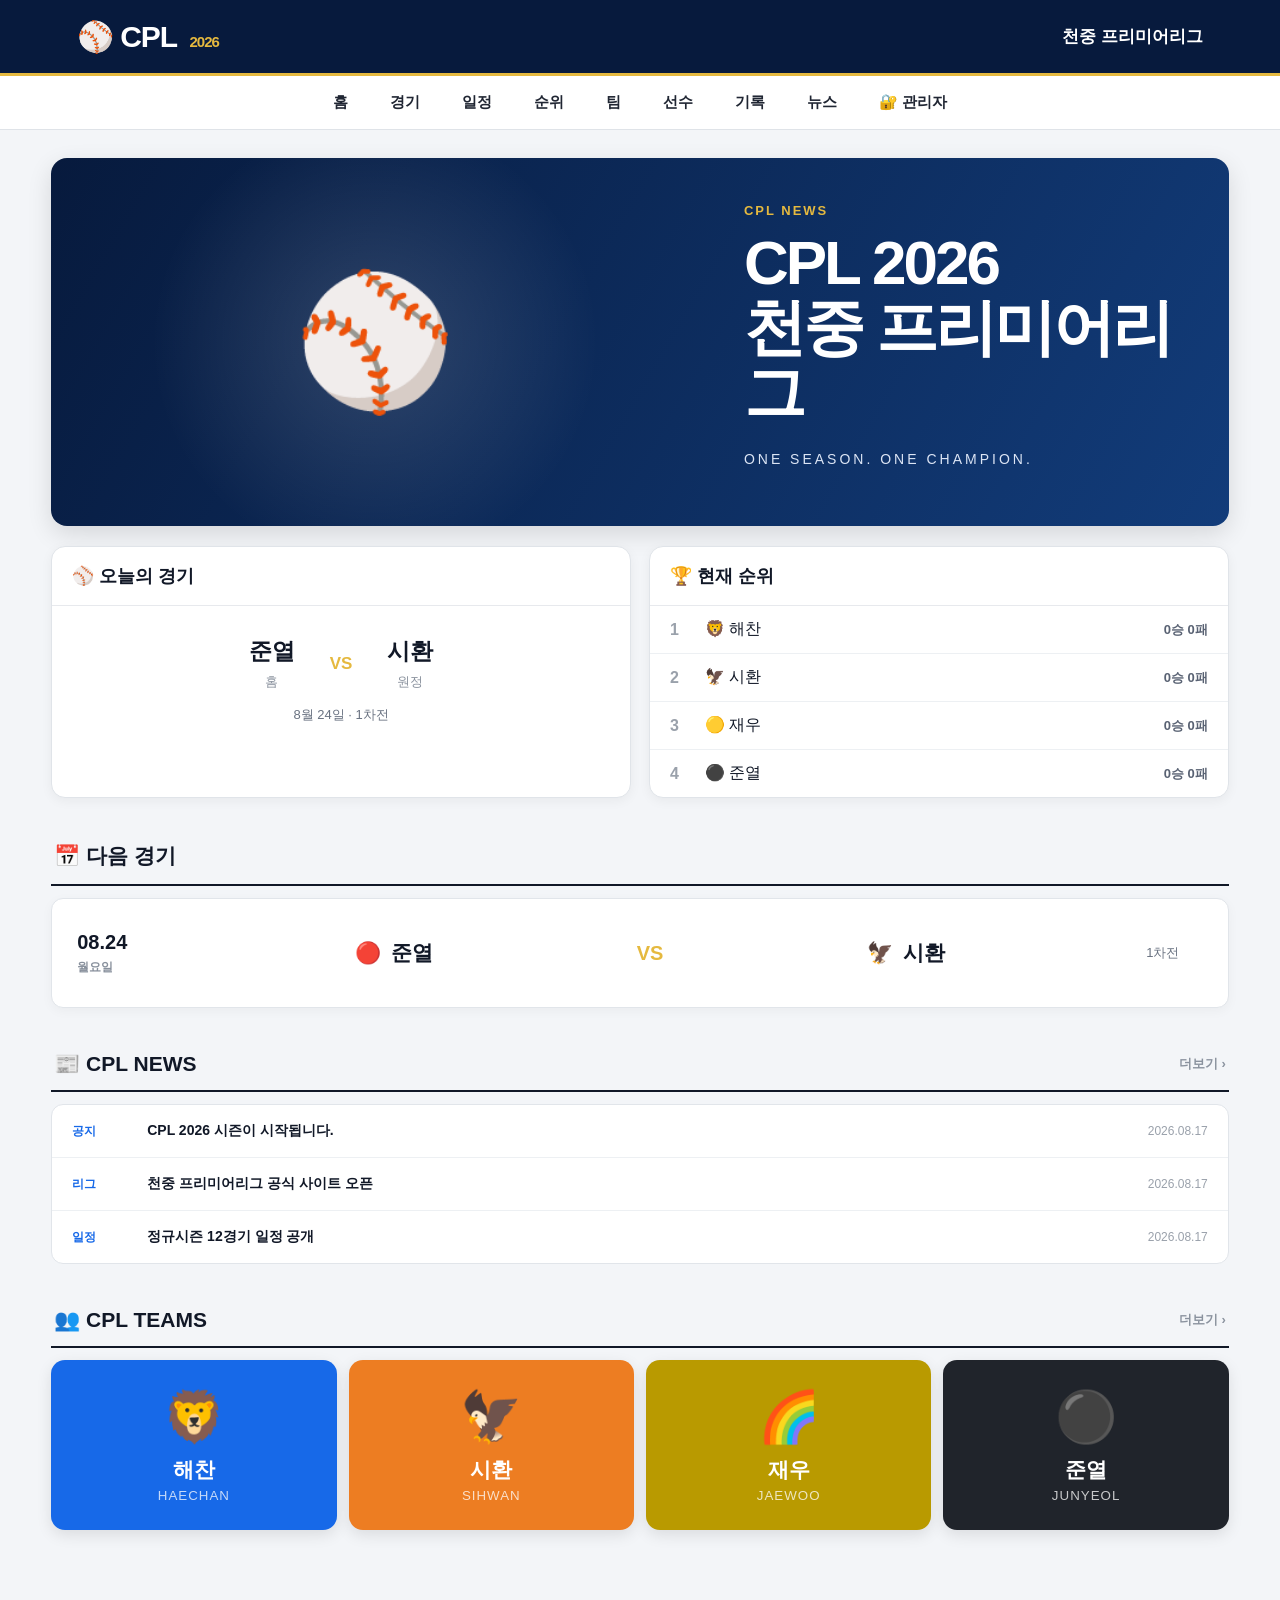
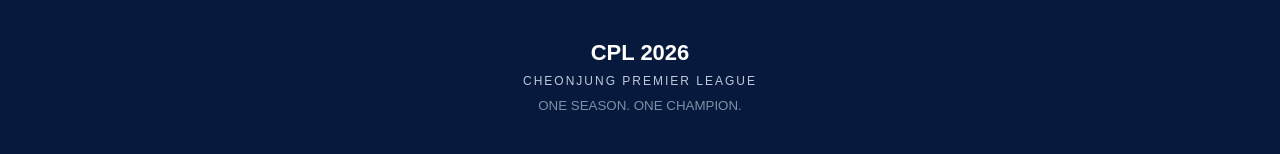
<file: index.html>
<!DOCTYPE html>
<html lang="ko">
<head>
    <meta charset="UTF-8">
    <meta name="viewport" content="width=device-width, initial-scale=1.0">
    <title>CPL 2026 | 천중 프리미어리그</title>
    <link rel="stylesheet" href="style.css">
</head>

<body>

<header class="top-header">

    <div class="logo">
        ⚾ <strong>CPL</strong>
        <span>2026</span>
    </div>

    <div class="league-title">
        천중 프리미어리그
    </div>

</header>


<nav class="main-nav">

    <a href="#home">홈</a>
    <a href="#games">경기</a>
    <a href="#schedule">일정</a>
    <a href="#standings">순위</a>
    <a href="#teams">팀</a>
    <a href="#players">선수</a>
    <a href="#records">기록</a>
    <a href="#news">뉴스</a>
    <a href="admin.html">🔐 관리자</a>

</nav>


<main id="home">

    <!-- 메인 뉴스 -->

    <section class="main-news">

        <div class="news-image">
            ⚾
        </div>

        <div class="news-text">

            <span class="category">
                CPL NEWS
            </span>

            <h1>
                CPL 2026<br>
                천중 프리미어리그
            </h1>

            <p>
                ONE SEASON. ONE CHAMPION.
            </p>

        </div>

    </section>


    <!-- 오늘의 경기 + 순위 -->

    <section class="dashboard">

        <div class="box">

            <div class="box-title">
                ⚾ 오늘의 경기
            </div>

            <div class="match">

                <div>
                    <strong>준열</strong>
                    <small>홈</small>
                </div>

                <div class="vs">
                    VS
                </div>

                <div>
                    <strong>시환</strong>
                    <small>원정</small>
                </div>

            </div>

            <div class="match-date">
                8월 24일 · 1차전
            </div>

        </div>


        <div class="box">

            <div class="box-title">
                🏆 현재 순위
            </div>

            <div class="ranking">

                <div>
                    <b>1</b>
                    <span>🦁 해찬</span>
                    <strong>0승 0패</strong>
                </div>

                <div>
                    <b>2</b>
                    <span>🦅 시환</span>
                    <strong>0승 0패</strong>
                </div>

                <div>
                    <b>3</b>
                    <span>🟡 재우</span>
                    <strong>0승 0패</strong>
                </div>

                <div>
                    <b>4</b>
                    <span>⚫ 준열</span>
                    <strong>0승 0패</strong>
                </div>

            </div>

        </div>

    </section>


    <!-- 다음 경기 -->

    <section class="next-game">

        <div class="section-title">
            📅 다음 경기
        </div>

        <div class="next-match">

            <div class="date">
                08.24
                <small>월요일</small>
            </div>

            <div class="team">
                🔴
                <strong>준열</strong>
            </div>

            <div class="big-vs">
                VS
            </div>

            <div class="team">
                🦅
                <strong>시환</strong>
            </div>

            <div class="game-number">
                1차전
            </div>

        </div>

    </section>


    <!-- 뉴스 -->

    <section class="news-section">

        <div class="section-title">
            📰 CPL NEWS
            <a href="#news">더보기 ›</a>
        </div>

        <div class="news-list">

            <article>
                <span>공지</span>
                <strong>CPL 2026 시즌이 시작됩니다.</strong>
                <time>2026.08.17</time>
            </article>

            <article>
                <span>리그</span>
                <strong>천중 프리미어리그 공식 사이트 오픈</strong>
                <time>2026.08.17</time>
            </article>

            <article>
                <span>일정</span>
                <strong>정규시즌 12경기 일정 공개</strong>
                <time>2026.08.17</time>
            </article>

        </div>

    </section>


    <!-- 팀 -->

    <section class="teams-section">

        <div class="section-title">
            👥 CPL TEAMS
            <a href="#teams">더보기 ›</a>
        </div>

        <div class="teams">

            <div class="team-card blue">
                <div class="team-logo">🦁</div>
                <strong>해찬</strong>
                <small>HAECHAN</small>
            </div>

            <div class="team-card orange">
                <div class="team-logo">🦅</div>
                <strong>시환</strong>
                <small>SIHWAN</small>
            </div>

            <div class="team-card yellow">
                <div class="team-logo">🌈</div>
                <strong>재우</strong>
                <small>JAEWOO</small>
            </div>

            <div class="team-card black">
                <div class="team-logo">⚫</div>
                <strong>준열</strong>
                <small>JUNYEOL</small>
            </div>

        </div>

    </section>

</main>


<footer>

    <strong>CPL 2026</strong>

    <p>
        CHEONJUNG PREMIER LEAGUE
    </p>

    <small>
        ONE SEASON. ONE CHAMPION.
    </small>

</footer>


<script src="data.js"></script>
<script src="app.js"></script>

</body>
</html>
</file>
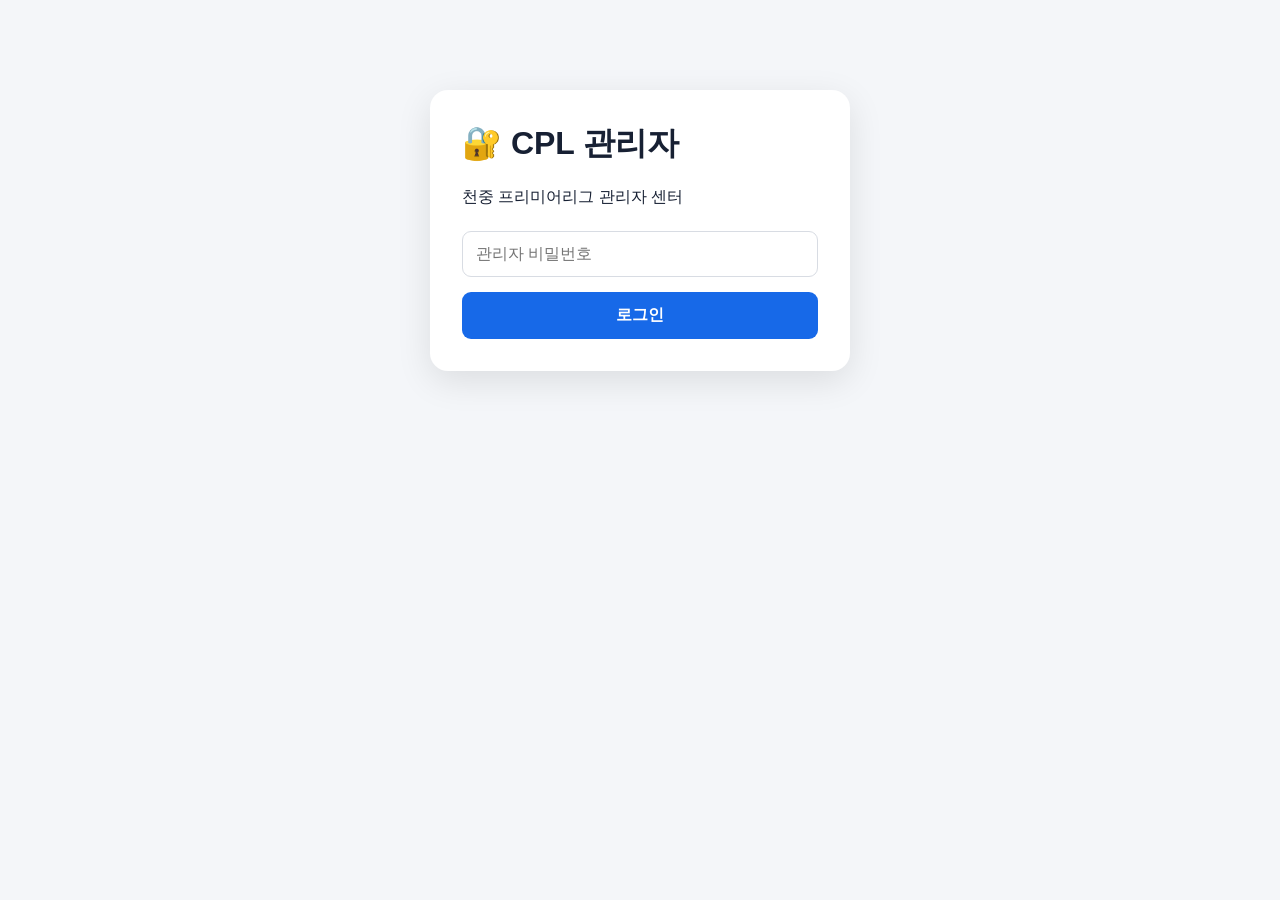
<file: admin.html>
<!DOCTYPE html>
<html lang="ko">
<head>
    <meta charset="UTF-8">
    <meta name="viewport" content="width=device-width, initial-scale=1.0">

    <title>CPL 관리자 센터</title>

    <link rel="stylesheet" href="style.css">

    <style>
        * {
            box-sizing: border-box;
        }

        body {
            margin: 0;
            background: #f4f6f9;
            color: #172033;
            font-family: Arial, sans-serif;
        }

        button,
        input,
        select,
        textarea {
            font: inherit;
        }

        /* =========================
           로그인
        ========================= */

        #login-screen {
            max-width: 420px;
            margin: 90px auto;
            padding: 32px;
            background: #fff;
            border-radius: 18px;
            box-shadow: 0 10px 35px rgba(0,0,0,.10);
        }

        #login-screen h1 {
            margin-top: 0;
        }

        .input {
            width: 100%;
            padding: 13px;
            margin: 7px 0 15px;
            border: 1px solid #d8dce3;
            border-radius: 9px;
            outline: none;
        }

        .input:focus {
            border-color: #1769e8;
        }

        .primary-btn {
            width: 100%;
            padding: 13px;
            border: 0;
            border-radius: 9px;
            background: #1769e8;
            color: white;
            font-weight: bold;
            cursor: pointer;
        }

        .primary-btn:hover {
            opacity: .9;
        }

        #login-error {
            display: none;
            color: #d32f2f;
            margin-top: 12px;
        }

        /* =========================
           관리자
        ========================= */

        #admin-panel {
            display: none;
        }

        .admin-wrap {
            max-width: 1150px;
            margin: 0 auto;
            padding: 25px;
        }

        .admin-header {
            display: flex;
            justify-content: space-between;
            align-items: center;
            gap: 20px;
            margin-bottom: 25px;
        }

        .admin-header h1 {
            margin-bottom: 5px;
        }

        .logout-btn {
            border: 0;
            background: #c62828;
            color: white;
            padding: 11px 18px;
            border-radius: 9px;
            font-weight: bold;
            cursor: pointer;
        }

        /* =========================
           메뉴
        ========================= */

        .menu-grid {
            display: grid;
            grid-template-columns: repeat(2, 1fr);
            gap: 16px;
        }

        .menu-card {
            background: white;
            border: 1px solid #e1e5eb;
            border-radius: 15px;
            padding: 22px;
        }

        .menu-card h2 {
            margin-top: 0;
        }

        .menu-card p {
            color: #667085;
            min-height: 42px;
        }

        .menu-btn {
            width: 100%;
            border: 0;
            border-radius: 9px;
            padding: 12px;
            background: #1769e8;
            color: white;
            font-weight: bold;
            cursor: pointer;
        }

        /* =========================
           관리 영역
        ========================= */

        .manager {
            display: none;
            margin-top: 25px;
            background: white;
            border-radius: 15px;
            padding: 25px;
            border: 1px solid #e1e5eb;
        }

        .manager.active {
            display: block;
        }

        .manager h2 {
            margin-top: 0;
        }

        .manager-top {
            display: flex;
            justify-content: space-between;
            align-items: center;
            gap: 15px;
            margin-bottom: 20px;
        }

        .secondary-btn {
            border: 0;
            border-radius: 8px;
            padding: 10px 15px;
            background: #e9edf3;
            cursor: pointer;
            font-weight: bold;
        }

        .save-btn {
            border: 0;
            border-radius: 8px;
            padding: 12px 18px;
            background: #1769e8;
            color: white;
            font-weight: bold;
            cursor: pointer;
        }

        .danger-btn {
            border: 0;
            border-radius: 8px;
            padding: 9px 12px;
            background: #d32f2f;
            color: white;
            cursor: pointer;
        }

        .form-grid {
            display: grid;
            grid-template-columns: repeat(2, 1fr);
            gap: 15px;
        }

        .field {
            margin-bottom: 12px;
        }

        .field label {
            display: block;
            font-weight: bold;
            margin-bottom: 5px;
        }

        textarea.input {
            min-height: 110px;
            resize: vertical;
        }

        .table-wrap {
            overflow-x: auto;
        }

        table {
            width: 100%;
            border-collapse: collapse;
            min-width: 650px;
        }

        th,
        td {
            padding: 11px;
            border-bottom: 1px solid #e6e8ec;
            text-align: center;
        }

        th {
            background: #f7f8fa;
        }

        .small-input {
            width: 100%;
            min-width: 90px;
            padding: 8px;
            border: 1px solid #d8dce3;
            border-radius: 7px;
        }

        .status {
            display: inline-block;
            padding: 5px 9px;
            border-radius: 20px;
            background: #eef3ff;
            color: #1769e8;
            font-size: 13px;
            font-weight: bold;
        }

        .notice {
            margin-top: 25px;
            padding: 15px;
            background: #fff8e1;
            border-radius: 10px;
            color: #795548;
        }

        /* =========================
           반응형
        ========================= */

        @media (max-width: 700px) {

            .admin-wrap {
                padding: 15px;
            }

            .menu-grid {
                grid-template-columns: 1fr;
            }

            .form-grid {
                grid-template-columns: 1fr;
            }

            .admin-header {
                flex-direction: column;
                align-items: stretch;
            }

            .logout-btn {
                width: 100%;
            }

            .manager-top {
                flex-direction: column;
                align-items: stretch;
            }
        }
    </style>
</head>

<body>

<!-- =========================================
     로그인
========================================= -->

<div id="login-screen">

    <h1>🔐 CPL 관리자</h1>

    <p>천중 프리미어리그 관리자 센터</p>

    <input
        id="admin-password"
        class="input"
        type="password"
        placeholder="관리자 비밀번호"
        autocomplete="off"
    >

    <button
        id="login-button"
        class="primary-btn"
        type="button"
    >
        로그인
    </button>

    <div id="login-error">
        비밀번호가 올바르지 않습니다.
    </div>

</div>


<!-- =========================================
     관리자 패널
========================================= -->

<main id="admin-panel">

    <div class="admin-wrap">

        <div class="admin-header">

            <div>
                <h1>⚾ CPL 관리자 센터</h1>
                <p>Cheonjung Premier League · 2026</p>
            </div>

            <button
                id="logout-button"
                class="logout-btn"
                type="button"
            >
                로그아웃
            </button>

        </div>


        <!-- =================================
             관리자 메뉴
        ================================== -->

        <div class="menu-grid">

            <div class="menu-card">
                <h2>⚾ 경기 결과</h2>
                <p>12경기의 점수와 경기 상태를 수정합니다.</p>

                <button
                    class="menu-btn"
                    onclick="openManager('games')"
                >
                    경기 결과 관리
                </button>
            </div>


            <div class="menu-card">
                <h2>📅 일정</h2>
                <p>경기 날짜와 홈/원정 팀을 수정합니다.</p>

                <button
                    class="menu-btn"
                    onclick="openManager('schedule')"
                >
                    일정 관리
                </button>
            </div>


            <div class="menu-card">
                <h2>📰 뉴스</h2>
                <p>CPL 뉴스와 공지를 추가하고 수정합니다.</p>

                <button
                    class="menu-btn"
                    onclick="openManager('news')"
                >
                    뉴스 관리
                </button>
            </div>


            <div class="menu-card">
                <h2>👥 팀 정보</h2>
                <p>팀 이름, 영문명, 로고, 색상을 수정합니다.</p>

                <button
                    class="menu-btn"
                    onclick="openManager('teams')"
                >
                    팀 관리
                </button>
            </div>


            <div class="menu-card">
                <h2>👤 선수 정보</h2>
                <p>선수 이름, 등번호, 포지션을 수정합니다.</p>

                <button
                    class="menu-btn"
                    onclick="openManager('players')"
                >
                    선수 관리
                </button>
            </div>


            <div class="menu-card">
                <h2>🏆 순위</h2>
                <p>경기 결과를 기준으로 순위를 자동 계산합니다.</p>

                <button
                    class="menu-btn"
                    onclick="openManager('standings')"
                >
                    순위 보기
                </button>
            </div>

        </div>


        <!-- =================================
             3. 경기 결과
        ================================== -->

        <section
            id="manager-games"
            class="manager"
        >

            <div class="manager-top">

                <h2>⚾ 경기 결과 관리</h2>

                <button
                    class="secondary-btn"
                    onclick="closeManagers()"
                >
                    닫기
                </button>

            </div>

            <div id="games-content"></div>

        </section>


        <!-- =================================
             4. 일정
        ================================== -->

        <section
            id="manager-schedule"
            class="manager"
        >

            <div class="manager-top">

                <h2>📅 일정 관리</h2>

                <button
                    class="secondary-btn"
                    onclick="closeManagers()"
                >
                    닫기
                </button>

            </div>

            <div id="schedule-content"></div>

        </section>


        <!-- =================================
             5. 뉴스
        ================================== -->

        <section
            id="manager-news"
            class="manager"
        >

            <div class="manager-top">

                <h2>📰 뉴스 관리</h2>

                <button
                    class="secondary-btn"
                    onclick="closeManagers()"
                >
                    닫기
                </button>

            </div>

            <button
                class="save-btn"
                onclick="addNews()"
            >
                ＋ 새 뉴스 추가
            </button>

            <div id="news-content"></div>

        </section>


        <!-- =================================
             6. 팀
        ================================== -->

        <section
            id="manager-teams"
            class="manager"
        >

            <div class="manager-top">

                <h2>👥 팀 정보 관리</h2>

                <button
                    class="secondary-btn"
                    onclick="closeManagers()"
                >
                    닫기
                </button>

            </div>

            <div id="teams-content"></div>

        </section>


        <!-- =================================
             7. 선수
        ================================== -->

        <section
            id="manager-players"
            class="manager"
        >

            <div class="manager-top">

                <h2>👤 선수 정보 관리</h2>

                <button
                    class="secondary-btn"
                    onclick="closeManagers()"
                >
                    닫기
                </button>

            </div>

            <div id="players-content"></div>

        </section>


        <!-- =================================
             8. 순위
        ================================== -->

        <section
            id="manager-standings"
            class="manager"
        >

            <div class="manager-top">

                <h2>🏆 CPL 순위</h2>

                <button
                    class="secondary-btn"
                    onclick="closeManagers()"
                >
                    닫기
                </button>

            </div>

            <div id="standings-content"></div>

        </section>


        <div class="notice">
            ⚠️ 현재 저장은 이 관리자 브라우저의 localStorage에 저장됩니다.
            다른 휴대폰에 자동으로 반영하려면 다음 단계에서 공유 데이터베이스를 연결해야 합니다.
        </div>

    </div>

</main>


<!-- =========================================
     데이터 → 관리자 JS 순서 중요
========================================= -->

<script src="data.js"></script>
<script src="admin.js"></script>

</body>
</html>
</file>
<file: style.css>
/* =========================================
   CPL 2026 - SPORTS PORTAL DESIGN
   ========================================= */

* {
    box-sizing: border-box;
}

html {
    scroll-behavior: smooth;
}

body {
    margin: 0;
    background: #f3f5f8;
    color: #111827;
    font-family:
        Arial,
        "Noto Sans KR",
        sans-serif;
}

/* =========================================
   HEADER
   ========================================= */

.top-header {
    height: 76px;
    background: #071a3d;
    color: white;

    display: flex;
    align-items: center;
    justify-content: space-between;

    padding: 0 6%;

    border-bottom: 3px solid #e5b93f;
}

.logo {
    font-size: 30px;
    font-weight: 900;
    letter-spacing: -1px;
}

.logo span {
    font-size: 15px;
    margin-left: 5px;
    color: #e5b93f;
}

.league-title {
    font-size: 17px;
    font-weight: 700;
}

/* =========================================
   NAVIGATION
   ========================================= */

.main-nav {
    background: white;

    display: flex;
    justify-content: center;
    align-items: center;

    gap: 0;

    border-bottom: 1px solid #dfe3e8;

    position: sticky;
    top: 0;
    z-index: 100;
}

.main-nav a {
    color: #202633;
    text-decoration: none;

    font-size: 15px;
    font-weight: 700;

    padding: 17px 21px;

    transition: 0.2s;
}

.main-nav a:hover {
    color: #1769e8;
    background: #f3f6fb;
}

/* =========================================
   MAIN
   ========================================= */

main {
    width: min(1180px, 92%);
    margin: 28px auto 70px;
}

/* =========================================
   MAIN NEWS
   ========================================= */

.main-news {
    min-height: 360px;

    display: flex;
    align-items: stretch;

    border-radius: 16px;
    overflow: hidden;

    background:
        linear-gradient(
            120deg,
            #071a3d,
            #123c7a
        );

    color: white;

    box-shadow: 0 8px 25px rgba(0,0,0,0.12);
}

.news-image {
    width: 55%;

    display: flex;
    align-items: center;
    justify-content: center;

    font-size: 130px;

    background:
        radial-gradient(
            circle at center,
            rgba(255,255,255,0.15),
            transparent 60%
        );
}

.news-text {
    width: 45%;

    display: flex;
    flex-direction: column;
    justify-content: center;

    padding: 45px;
}

.category {
    color: #e5b93f;
    font-size: 13px;
    font-weight: 900;
    letter-spacing: 2px;
}

.news-text h1 {
    margin: 12px 0;

    font-size: clamp(35px, 5vw, 62px);
    line-height: 1.05;

    letter-spacing: -3px;
}

.news-text p {
    color: #dce5f5;
    font-size: 14px;
    letter-spacing: 3px;
}

/* =========================================
   DASHBOARD
   ========================================= */

.dashboard {
    display: grid;

    grid-template-columns: 1fr 1fr;

    gap: 18px;

    margin-top: 20px;
}

.box {
    background: white;

    border: 1px solid #e0e4e9;

    border-radius: 14px;

    overflow: hidden;

    box-shadow: 0 3px 12px rgba(0,0,0,0.05);
}

.box-title {
    padding: 17px 20px;

    font-size: 18px;
    font-weight: 900;

    border-bottom: 1px solid #e7e9ed;
}

/* =========================================
   MATCH
   ========================================= */

.match {
    display: flex;

    align-items: center;
    justify-content: center;

    gap: 35px;

    padding: 30px 20px 15px;

    text-align: center;
}

.match div {
    display: flex;
    flex-direction: column;
    gap: 6px;
}

.match strong {
    font-size: 23px;
}

.match small {
    color: #89919d;
}

.vs {
    color: #e5b93f;
    font-weight: 900;
    font-size: 17px;
}

.match-date {
    text-align: center;

    padding-bottom: 22px;

    color: #697281;

    font-size: 13px;
}

/* =========================================
   RANKING
   ========================================= */

.ranking div {
    display: grid;

    grid-template-columns: 35px 1fr auto;

    align-items: center;

    padding: 13px 20px;

    border-bottom: 1px solid #edf0f3;
}

.ranking div:last-child {
    border-bottom: none;
}

.ranking b {
    color: #9aa1ab;
}

.ranking strong {
    color: #596273;

    font-size: 13px;
}

/* =========================================
   SECTION TITLE
   ========================================= */

.section-title {
    margin-top: 30px;

    padding: 14px 3px;

    border-bottom: 2px solid #111827;

    font-size: 21px;
    font-weight: 900;

    display: flex;
    justify-content: space-between;
    align-items: center;
}

.section-title a {
    color: #8a929e;

    text-decoration: none;

    font-size: 13px;
}

/* =========================================
   NEXT GAME
   ========================================= */

.next-match {
    background: white;

    min-height: 110px;

    border: 1px solid #e1e5ea;

    border-radius: 12px;

    margin-top: 12px;

    display: grid;

    grid-template-columns:
        100px
        1fr
        80px
        1fr
        80px;

    align-items: center;

    padding: 15px 25px;

    box-shadow: 0 3px 12px rgba(0,0,0,0.04);
}

.date {
    font-size: 20px;
    font-weight: 900;
}

.date small {
    display: block;

    margin-top: 5px;

    color: #89919d;

    font-size: 12px;
}

.team {
    display: flex;

    justify-content: center;
    align-items: center;

    gap: 10px;

    font-size: 21px;
}

.big-vs {
    text-align: center;

    color: #e5b93f;

    font-size: 20px;
    font-weight: 900;
}

.game-number {
    text-align: center;

    color: #697281;

    font-size: 13px;
}

/* =========================================
   NEWS
   ========================================= */

.news-list {
    background: white;

    margin-top: 12px;

    border-radius: 12px;

    border: 1px solid #e1e5ea;

    overflow: hidden;
}

.news-list article {
    display: grid;

    grid-template-columns: 65px 1fr 90px;

    align-items: center;

    gap: 10px;

    padding: 17px 20px;

    border-bottom: 1px solid #edf0f3;
}

.news-list article:last-child {
    border-bottom: none;
}

.news-list span {
    color: #1769e8;

    font-size: 12px;

    font-weight: 900;
}

.news-list strong {
    font-size: 14px;
}

.news-list time {
    text-align: right;

    color: #9aa1ab;

    font-size: 12px;
}

/* =========================================
   TEAMS
   ========================================= */

.teams {
    display: grid;

    grid-template-columns:
        repeat(4, 1fr);

    gap: 12px;

    margin-top: 12px;
}

.team-card {
    min-height: 170px;

    color: white;

    border-radius: 14px;

    padding: 22px;

    display: flex;

    flex-direction: column;

    justify-content: center;

    align-items: center;

    text-align: center;

    box-shadow: 0 5px 15px rgba(0,0,0,0.1);

    transition: transform 0.2s;
}

.team-card:hover {
    transform: translateY(-4px);
}

.team-logo {
    font-size: 50px;

    margin-bottom: 10px;
}

.team-card strong {
    font-size: 21px;
}

.team-card small {
    margin-top: 4px;

    opacity: 0.75;

    letter-spacing: 1px;
}

.blue {
    background: #1769e8;
}

.orange {
    background: #ed7d22;
}

.yellow {
    background: #b99a00;
}

.black {
    background: #20242b;
}

/* =========================================
   FOOTER
   ========================================= */

footer {
    background: #071a3d;

    color: white;

    text-align: center;

    padding: 40px 20px;
}

footer strong {
    font-size: 22px;
}

footer p {
    color: #bfc9da;

    margin: 8px 0;

    font-size: 12px;

    letter-spacing: 2px;
}

footer small {
    color: #7f8da6;
}

/* =========================================
   MOBILE
   ========================================= */

@media (max-width: 800px) {

    .top-header {
        height: auto;

        padding: 15px 20px;

        flex-direction: column;

        gap: 5px;
    }

    .main-nav {
        overflow-x: auto;

        justify-content: flex-start;

        white-space: nowrap;
    }

    .main-nav a {
        padding: 14px 13px;

        font-size: 13px;
    }

    main {
        width: 94%;

        margin-top: 18px;
    }

    .main-news {
        min-height: 300px;

        flex-direction: column;
    }

    .news-image {
        width: 100%;

        height: 140px;

        font-size: 75px;
    }

    .news-text {
        width: 100%;

        padding: 25px;
    }

    .news-text h1 {
        font-size: 38px;
    }

    .dashboard {
        grid-template-columns: 1fr;
    }

    .next-match {
        grid-template-columns:
            1fr
            1fr;

        gap: 18px;

        padding: 20px;
    }

    .date {
        text-align: center;
    }

    .big-vs {
        display: none;
    }

    .game-number {
        grid-column: 1 / -1;
    }

    .teams {
        grid-template-columns: 1fr 1fr;
    }

    .news-list article {
        grid-template-columns:
            50px
            1fr;
    }

    .news-list time {
        display: none;
    }
}

@media (max-width: 450px) {

    .logo {
        font-size: 25px;
    }

    .league-title {
        font-size: 13px;
    }

    .teams {
        grid-template-columns: 1fr;
    }

    .match {
        gap: 18px;
    }

}
</file>
